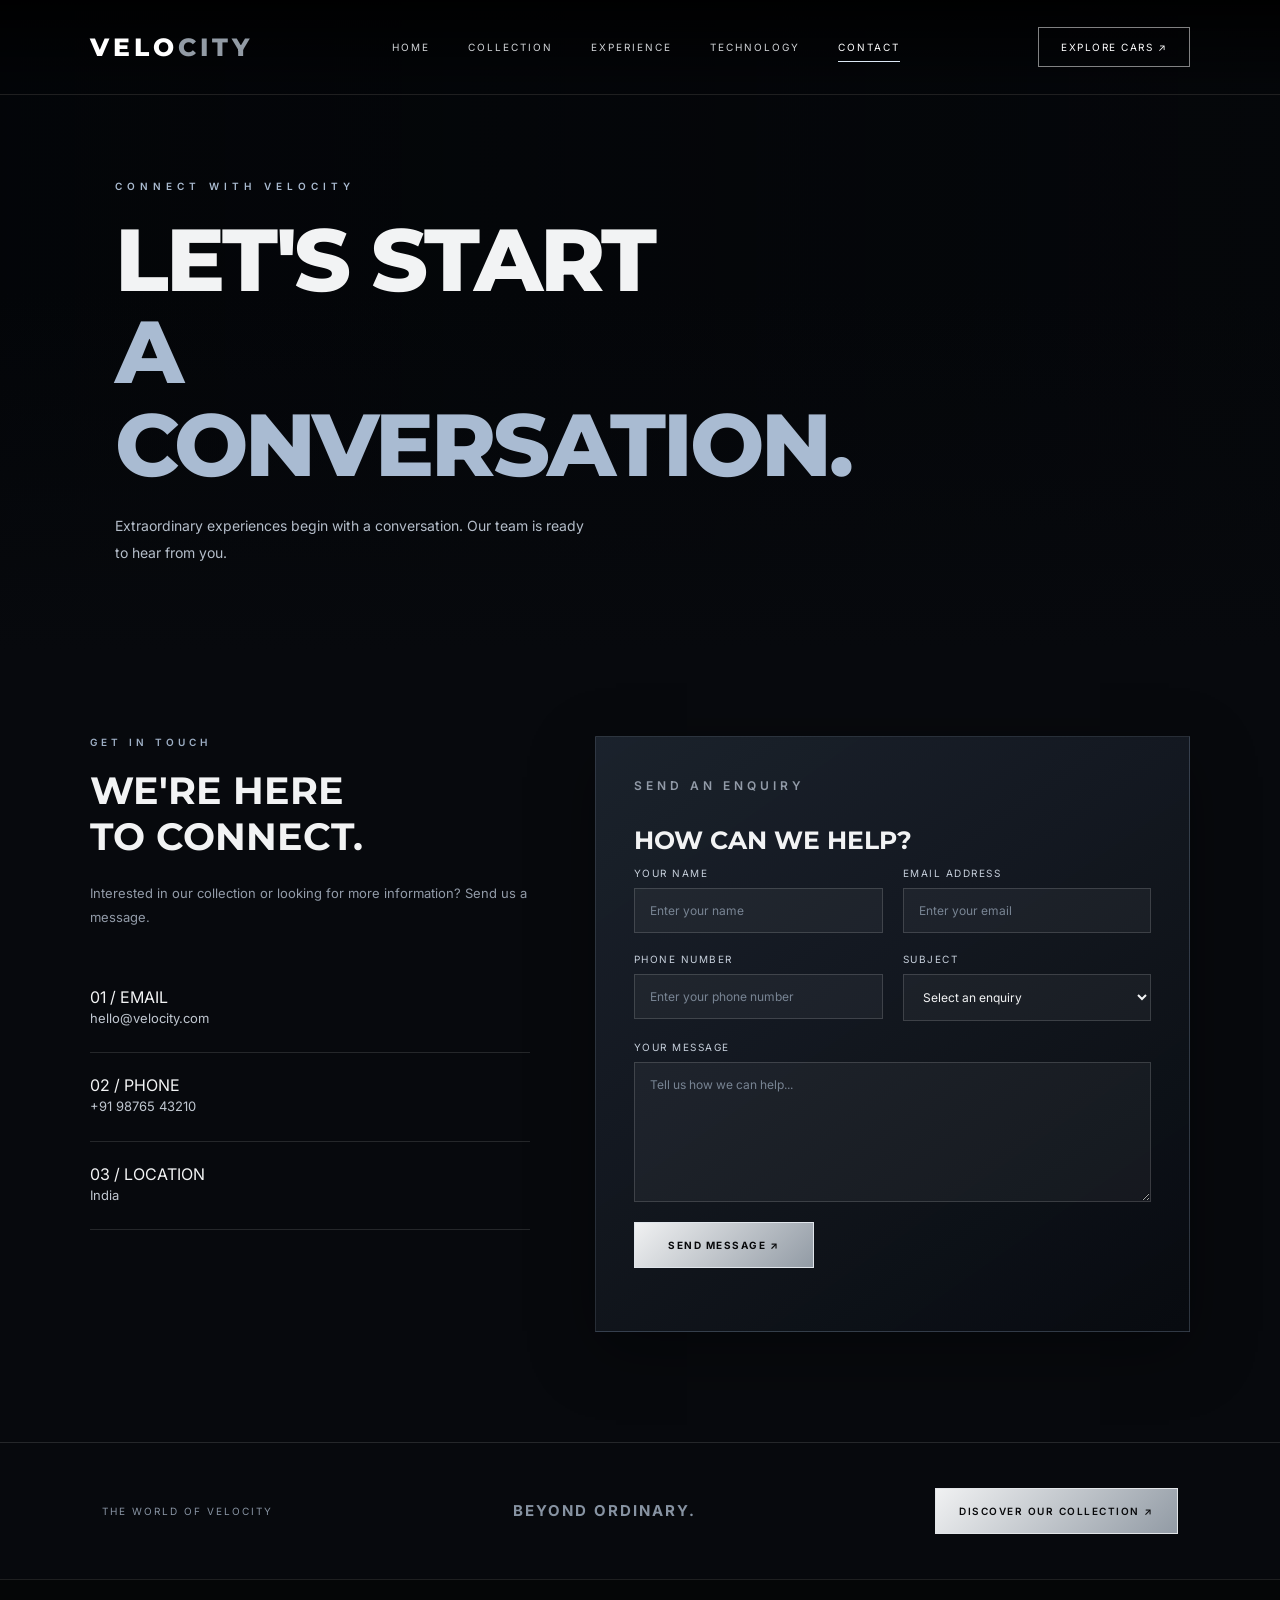
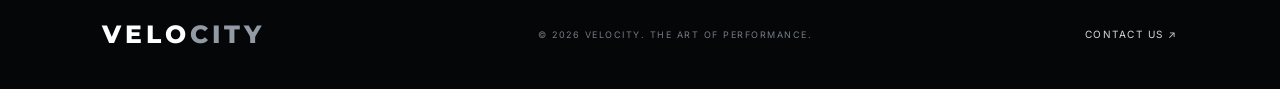
<file: contact.html>
<!DOCTYPE html>
<html lang="en">
<head>
    <meta charset="UTF-8">
    <meta name="viewport" content="width=device-width, initial-scale=1.0">
    <title>Contact | VELOCITY</title>

    <link rel="stylesheet" href="style.css">

    <link rel="preconnect" href="https://fonts.googleapis.com">
    <link rel="preconnect" href="https://fonts.gstatic.com" crossorigin>
    <link href="https://fonts.googleapis.com/css2?family=Inter:wght@400;500;600;700;800&family=Montserrat:wght@400;500;600;700;800&display=swap" rel="stylesheet">
</head>

<body class="contact-page">

<header class="navbar">
    <a href="index.html" class="logo">VELO<span>CITY</span></a>

    <nav>
        <a href="index.html">HOME</a>
        <a href="collection.html">COLLECTION</a>
        <a href="experience.html">EXPERIENCE</a>
        <a href="technology.html">TECHNOLOGY</a>
        <a href="contact.html" class="active">CONTACT</a>
    </nav>

    <a href="collection.html" class="nav-button">EXPLORE CARS ↗</a>
</header>

<main>

    <section class="contact-hero">
        <div class="contact-hero-overlay"></div>

        <div class="contact-heading">
            <p class="eyebrow">CONNECT WITH VELOCITY</p>
            <h1>LET'S START<br><span>A CONVERSATION.</span></h1>
            <p>
                Extraordinary experiences begin with a conversation.
                Our team is ready to hear from you.
            </p>
        </div>
    </section>

    <section class="contact-main">

        <div class="contact-information">

            <p class="eyebrow">GET IN TOUCH</p>
            <h2>WE'RE HERE<br>TO <span>CONNECT.</span></h2>

            <p class="contact-description">
                Interested in our collection or looking for more
                information? Send us a message.
            </p>

            <div class="contact-detail">
                <span>01 / EMAIL</span>
                <p>hello@velocity.com</p>
            </div>

            <div class="contact-detail">
                <span>02 / PHONE</span>
                <p>+91 98765 43210</p>
            </div>

            <div class="contact-detail">
                <span>03 / LOCATION</span>
                <p>India</p>
            </div>

        </div>

        <div class="contact-form-container">

            <p class="eyebrow">SEND AN ENQUIRY</p>
            <h2>HOW CAN WE HELP?</h2>

            <form id="velocityContactForm">

                <div class="form-group">
                    <label for="contactName">YOUR NAME</label>
                    <input type="text" id="contactName"
                        placeholder="Enter your name" required>
                </div>

                <div class="form-group">
                    <label for="contactEmail">EMAIL ADDRESS</label>
                    <input type="email" id="contactEmail"
                        placeholder="Enter your email" required>
                </div>

                <div class="form-group">
                    <label for="contactPhone">PHONE NUMBER</label>
                    <input type="tel" id="contactPhone"
                        placeholder="Enter your phone number">
                </div>

                <div class="form-group">
                    <label for="contactSubject">SUBJECT</label>
                    <select id="contactSubject" required>
                        <option value="">Select an enquiry</option>
                        <option>Vehicle Enquiry</option>
                        <option>Collection Information</option>
                        <option>Business Partnership</option>
                        <option>General Enquiry</option>
                    </select>
                </div>

                <div class="form-group">
                    <label for="contactMessage">YOUR MESSAGE</label>
                    <textarea id="contactMessage"
                        placeholder="Tell us how we can help..."
                        rows="5" required></textarea>
                </div>

                <button type="submit" class="primary-button">
                    SEND MESSAGE ↗
                </button>

                <p id="formStatus" aria-live="polite"></p>

            </form>

        </div>

    </section>

    <section class="contact-bottom">
        <p>THE WORLD OF VELOCITY</p>
        <h2>BEYOND <span>ORDINARY.</span></h2>
        <a href="collection.html" class="primary-button">
            DISCOVER OUR COLLECTION ↗
        </a>
    </section>

</main>

<footer>
    <a href="index.html" class="logo">VELO<span>CITY</span></a>
    <p>© 2026 VELOCITY. THE ART OF PERFORMANCE.</p>
    <a href="contact.html" class="footer-contact">CONTACT US ↗</a>
</footer>

<script src="contact.js"></script>

</body>
</html>
</file>
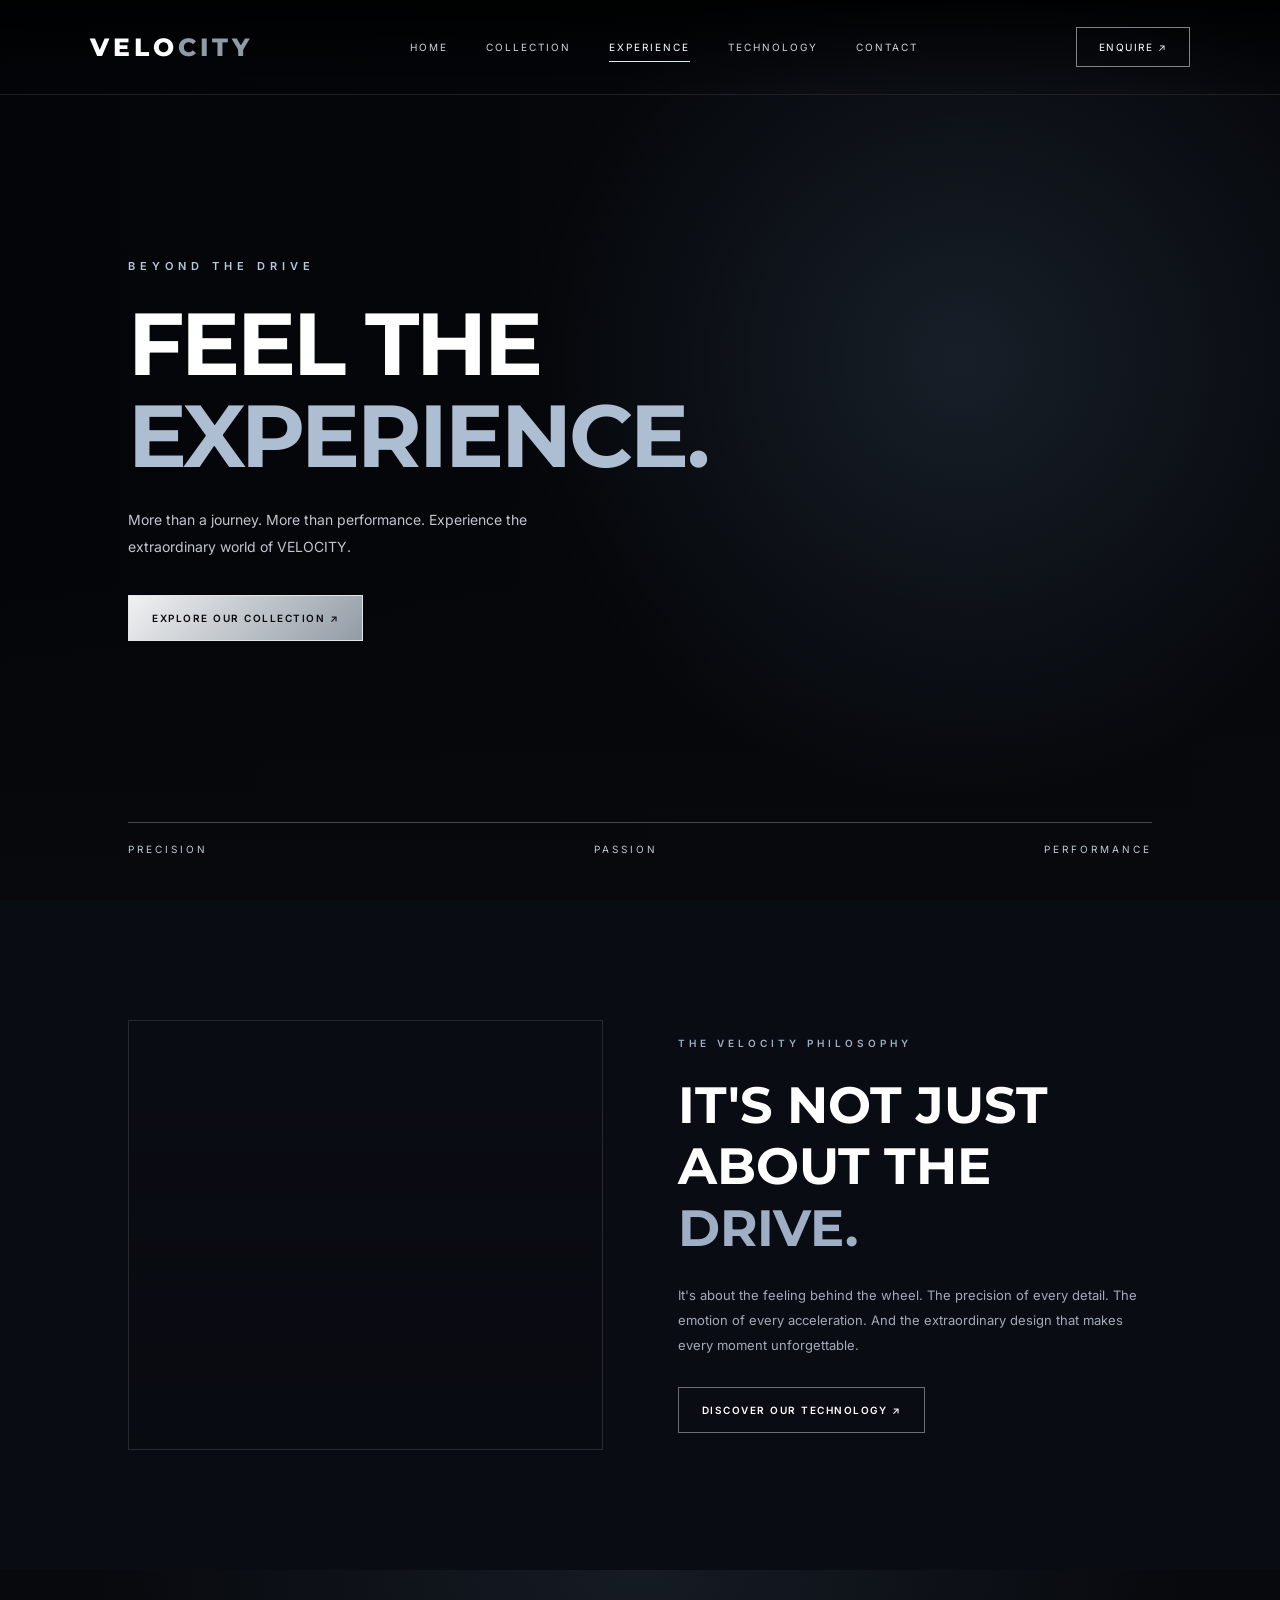
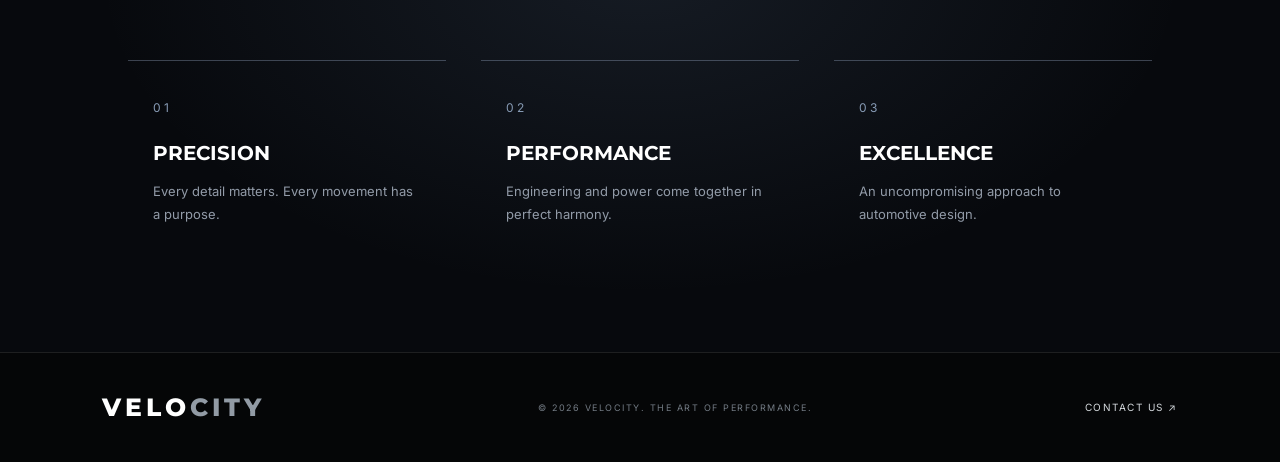
<file: experience.html>
<!DOCTYPE html>
<html lang="en">
<head>
    <meta charset="UTF-8">
    <meta name="viewport" content="width=device-width, initial-scale=1.0">
    <title>Experience | VELOCITY</title>
    <link rel="stylesheet" href="style.css">

    <link rel="preconnect" href="https://fonts.googleapis.com">
    <link rel="preconnect" href="https://fonts.gstatic.com" crossorigin>
    <link href="https://fonts.googleapis.com/css2?family=Inter:wght@400;500;600;700;800&family=Montserrat:wght@400;500;600;700;800&display=swap" rel="stylesheet">
</head>

<body class="experience-page">

<header class="navbar">
    <a href="index.html" class="logo">VELO<span>CITY</span></a>

    <nav>
        <a href="index.html">HOME</a>
        <a href="collection.html">COLLECTION</a>
        <a href="experience.html" class="active">EXPERIENCE</a>
        <a href="technology.html">TECHNOLOGY</a>
        <a href="contact.html">CONTACT</a>
    </nav>

    <a href="contact.html" class="nav-button">ENQUIRE ↗</a>
</header>

<main>

    <section class="experience-hero">
        <div class="experience-overlay"></div>

        <div class="experience-content">
            <p class="eyebrow">BEYOND THE DRIVE</p>

            <h1>
                FEEL THE<br>
                <span>EXPERIENCE.</span>
            </h1>

            <p>
                More than a journey. More than performance.
                Experience the extraordinary world of VELOCITY.
            </p>

            <a href="collection.html" class="primary-button">
                EXPLORE OUR COLLECTION ↗
            </a>
        </div>

        <div class="experience-bottom">
            <span>PRECISION</span>
            <span>PASSION</span>
            <span>PERFORMANCE</span>
        </div>
    </section>

    <section class="experience-story">

        <div class="experience-story-image"></div>

        <div class="experience-story-content">
            <p class="eyebrow">THE VELOCITY PHILOSOPHY</p>

            <h2>IT'S NOT JUST<br>ABOUT THE <span>DRIVE.</span></h2>

            <p>
                It's about the feeling behind the wheel.
                The precision of every detail.
                The emotion of every acceleration.
                And the extraordinary design that makes
                every moment unforgettable.
            </p>

            <a href="technology.html" class="secondary-button">
                DISCOVER OUR TECHNOLOGY ↗
            </a>
        </div>

    </section>

    <section class="experience-values">

        <article>
            <span>01</span>
            <h3>PRECISION</h3>
            <p>Every detail matters. Every movement has a purpose.</p>
        </article>

        <article>
            <span>02</span>
            <h3>PERFORMANCE</h3>
            <p>Engineering and power come together in perfect harmony.</p>
        </article>

        <article>
            <span>03</span>
            <h3>EXCELLENCE</h3>
            <p>An uncompromising approach to automotive design.</p>
        </article>

    </section>

</main>

<footer>
    <a href="index.html" class="logo">VELO<span>CITY</span></a>
    <p>© 2026 VELOCITY. THE ART OF PERFORMANCE.</p>
    <a href="contact.html" class="footer-contact">CONTACT US ↗</a>
</footer>

</body>
</html>
</file>
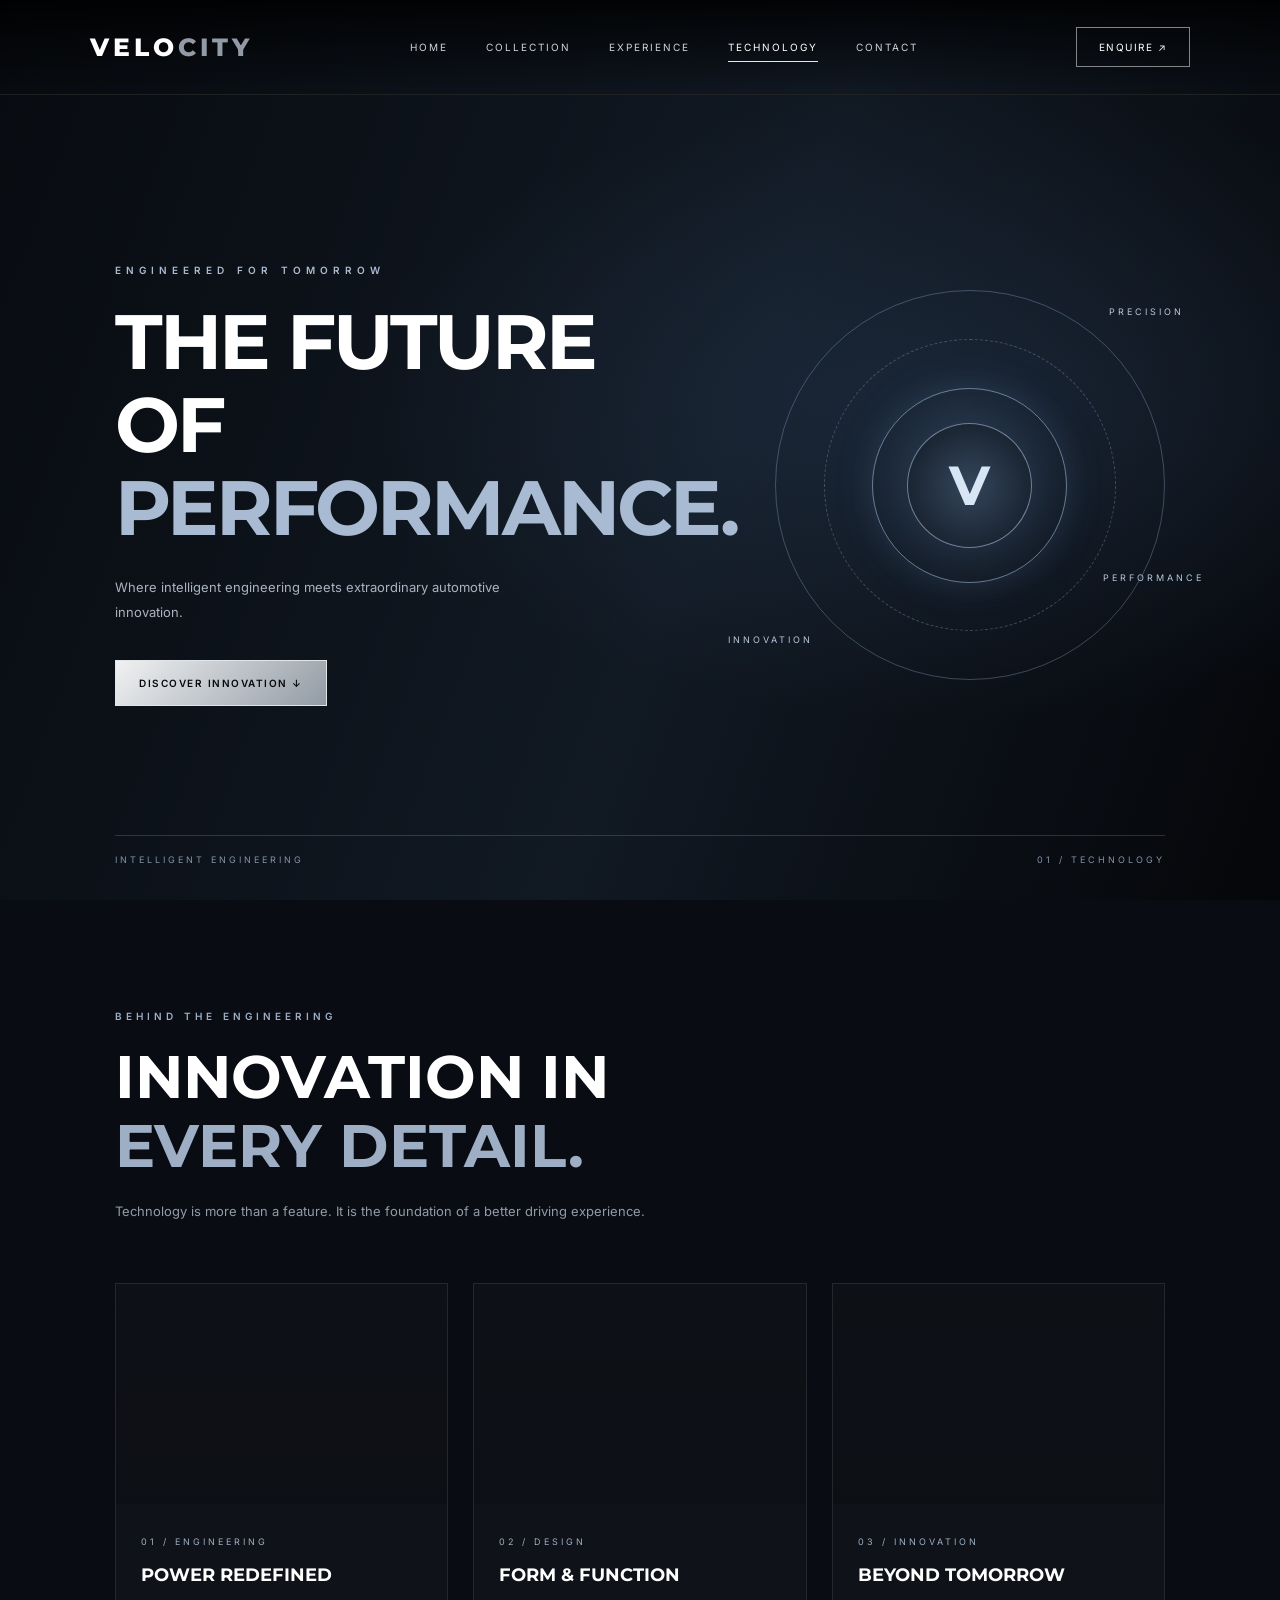
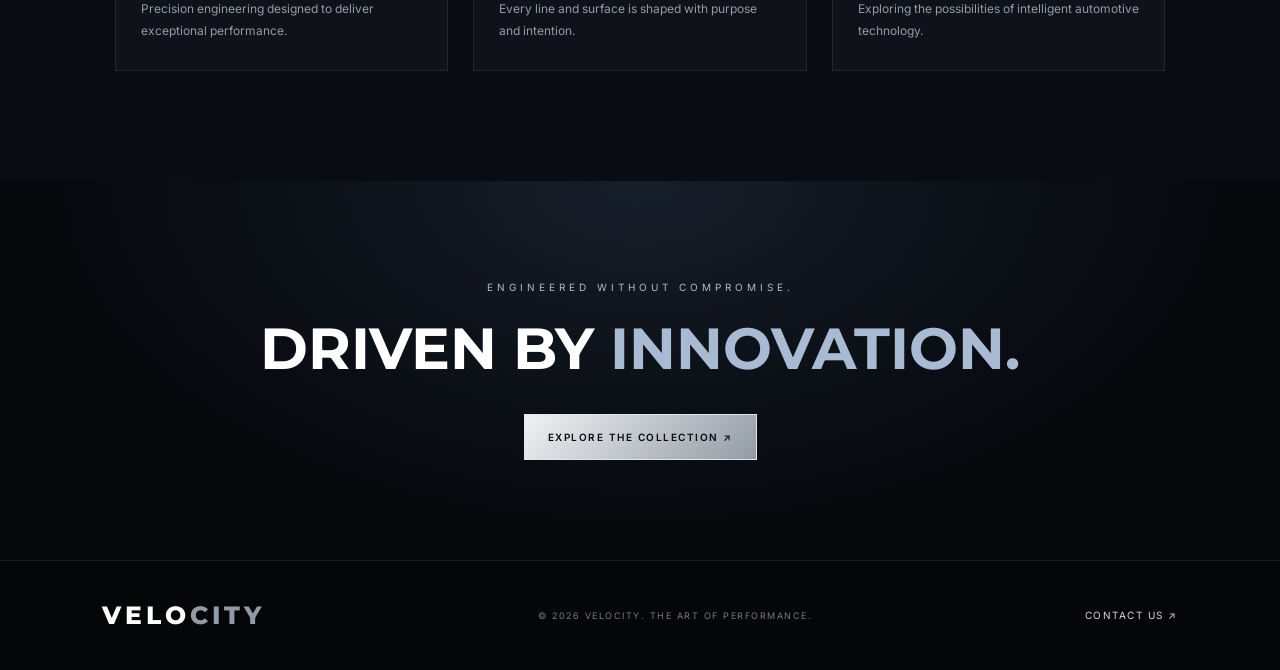
<file: technology.html>
<!DOCTYPE html>
<html lang="en">
<head>
    <meta charset="UTF-8">
    <meta name="viewport" content="width=device-width, initial-scale=1.0">
    <title>Technology | VELOCITY</title>

    <link rel="stylesheet" href="style.css">

    <link rel="preconnect" href="https://fonts.googleapis.com">
    <link rel="preconnect" href="https://fonts.gstatic.com" crossorigin>
    <link href="https://fonts.googleapis.com/css2?family=Inter:wght@400;500;600;700;800&family=Montserrat:wght@400;500;600;700;800&display=swap" rel="stylesheet">
</head>

<body class="technology-page">

<header class="navbar">
    <a href="index.html" class="logo">VELO<span>CITY</span></a>

    <nav>
        <a href="index.html">HOME</a>
        <a href="collection.html">COLLECTION</a>
        <a href="experience.html">EXPERIENCE</a>
        <a href="technology.html" class="active">TECHNOLOGY</a>
        <a href="contact.html">CONTACT</a>
    </nav>

    <a href="contact.html" class="nav-button">ENQUIRE ↗</a>
</header>

<main>

    <section class="technology-hero">

        <div class="technology-hero-content">
            <p class="eyebrow">ENGINEERED FOR TOMORROW</p>

            <h1>
                THE FUTURE<br>
                OF <span>PERFORMANCE.</span>
            </h1>

            <p>
                Where intelligent engineering meets extraordinary
                automotive innovation.
            </p>

            <a href="#innovation" class="primary-button">
                DISCOVER INNOVATION ↓
            </a>
        </div>

        <div class="technology-visual">
            <div class="tech-circle circle-one"></div>
            <div class="tech-circle circle-two"></div>
            <div class="tech-circle circle-three"></div>

            <div class="tech-core">
                <span>V</span>
            </div>

            <div class="tech-label label-one">PRECISION</div>
            <div class="tech-label label-two">INNOVATION</div>
            <div class="tech-label label-three">PERFORMANCE</div>
        </div>

        <div class="technology-bottom">
            <span>INTELLIGENT ENGINEERING</span>
            <span>01 / TECHNOLOGY</span>
        </div>

    </section>

    <section class="innovation-section" id="innovation">

        <div class="innovation-heading">
            <p class="eyebrow">BEHIND THE ENGINEERING</p>
            <h2>INNOVATION IN<br><span>EVERY DETAIL.</span></h2>
            <p>
                Technology is more than a feature.
                It is the foundation of a better driving experience.
            </p>
        </div>

        <div class="innovation-grid">

            <article class="innovation-card">
                <div class="innovation-image image-engine"></div>
                <span>01 / ENGINEERING</span>
                <h3>POWER REDEFINED</h3>
                <p>Precision engineering designed to deliver exceptional performance.</p>
            </article>

            <article class="innovation-card">
                <div class="innovation-image image-design"></div>
                <span>02 / DESIGN</span>
                <h3>FORM & FUNCTION</h3>
                <p>Every line and surface is shaped with purpose and intention.</p>
            </article>

            <article class="innovation-card">
                <div class="innovation-image image-future"></div>
                <span>03 / INNOVATION</span>
                <h3>BEYOND TOMORROW</h3>
                <p>Exploring the possibilities of intelligent automotive technology.</p>
            </article>

        </div>

    </section>

    <section class="technology-statement">
        <p>ENGINEERED WITHOUT COMPROMISE.</p>
        <h2>DRIVEN BY <span>INNOVATION.</span></h2>
        <a href="collection.html" class="primary-button">
            EXPLORE THE COLLECTION ↗
        </a>
    </section>

</main>

<footer>
    <a href="index.html" class="logo">VELO<span>CITY</span></a>
    <p>© 2026 VELOCITY. THE ART OF PERFORMANCE.</p>
    <a href="contact.html" class="footer-contact">CONTACT US ↗</a>
</footer>

</body>
</html>
</file>
<file: style.css>
/* =========================================
   VELOCITY — COMPLETE WEBSITE STYLESHEET
   Luxury | Silver | Black | Futuristic
========================================= */

/* GLOBAL */

* {
    margin: 0;
    padding: 0;
    box-sizing: border-box;
}

:root {
    --silver: #c8cdd2;
    --muted: #929ba5;
    --black: #08090b;
    --white: #f2f3f4;
}

html {
    scroll-behavior: smooth;
}

body {
    background: var(--black);
    color: var(--white);
    font-family: 'Inter', sans-serif;
    overflow-x: hidden;
}


/* =========================================
   NAVIGATION
========================================= */

.navbar {
    position: absolute;
    top: 0;
    left: 0;
    width: 100%;
    height: 95px;
    padding: 0 7%;
    display: flex;
    align-items: center;
    justify-content: space-between;
    z-index: 10;

    border-bottom: 1px solid rgba(255,255,255,0.12);

    background: linear-gradient(
        to bottom,
        rgba(0,0,0,0.85),
        transparent
    );
}

.logo {
    color: white;
    font-family: 'Montserrat', sans-serif;
    font-size: 25px;
    font-weight: 800;
    letter-spacing: 4px;
    text-decoration: none;
}

.logo span {
    color: #929ba5;
}

.navbar nav {
    display: flex;
    gap: 38px;
}

.navbar nav a {
    color: #d0d3d6;
    text-decoration: none;
    font-size: 10px;
    letter-spacing: 2px;
    transition: 0.3s;
}

.navbar nav a:hover,
.navbar nav a.active {
    color: white;
}

.nav-button {
    color: white;
    border: 1px solid rgba(255,255,255,0.5);
    padding: 13px 22px;
    font-size: 10px;
    letter-spacing: 1.5px;
    text-decoration: none;
    transition: 0.3s;
}

.nav-button:hover {
    background: #d8dce0;
    color: #08090b;
}


/* =========================================
   HOME PAGE
========================================= */

.hero {
    min-height: 760px;
    height: 100vh;
    position: relative;
    display: flex;
    align-items: center;
    overflow: hidden;
    background: #08090b;
}

.hero-image {
    position: absolute;
    inset: 0;

    background-image: url(
        'https://images.unsplash.com/photo-1614200187524-dc4b892acf16?auto=format&fit=crop&w=2200&q=90'
    );

    background-position: center 55%;
    background-size: cover;

    transform: scale(1.02);
    animation: heroReveal 1.8s ease both;
}

.hero-shade {
    position: absolute;
    inset: 0;

    background:
        linear-gradient(
            90deg,
            rgba(3,4,6,0.94),
            rgba(3,4,6,0.65) 42%,
            rgba(3,4,6,0.08)
        ),
        linear-gradient(
            0deg,
            #08090b,
            transparent 30%,
            rgba(0,0,0,0.2)
        );
}

.hero-content {
    position: relative;
    z-index: 2;
    margin-left: 10%;
    margin-top: 55px;
    max-width: 650px;
    animation: contentReveal 1.3s ease both;
}

.eyebrow {
    color: #aeb5bd;
    font-size: 10px;
    letter-spacing: 4px;
    font-weight: 600;
    margin-bottom: 25px;
}

.hero h1 {
    font-family: 'Montserrat', sans-serif;
    font-size: clamp(65px, 8.5vw, 118px);
    line-height: 0.98;
    letter-spacing: -5px;
    font-weight: 800;
}

.hero h1 span {
    color: #aeb5bd;
    text-shadow: 0 0 35px rgba(255,255,255,0.12);
}

.hero-description {
    color: #b8bdc3;
    font-size: 14px;
    line-height: 1.9;
    max-width: 400px;
    margin-top: 27px;
}

.hero-actions {
    display: flex;
    gap: 15px;
    margin-top: 38px;
}

.primary-button,
.secondary-button {
    display: inline-block;
    text-decoration: none;
    padding: 16px 23px;
    font-size: 10px;
    letter-spacing: 1.5px;
    font-weight: 600;
    transition: 0.35s;
}

.primary-button {
    background: linear-gradient(135deg, #f0f1f2, #929ba5);
    color: #08090b;
    border: 1px solid #e2e5e8;
}

.primary-button:hover {
    background: white;
    box-shadow: 0 0 30px rgba(220,225,230,0.25);
    transform: translateY(-3px);
}

.secondary-button {
    color: white;
    border: 1px solid rgba(255,255,255,0.4);
}

.secondary-button:hover {
    background: rgba(255,255,255,0.12);
}

.hero-bottom {
    position: absolute;
    bottom: 35px;
    left: 7%;
    right: 7%;
    display: flex;
    justify-content: space-between;
    color: #a1a7ae;
    font-size: 9px;
    letter-spacing: 2px;
    border-top: 1px solid rgba(255,255,255,0.2);
    padding-top: 18px;
}


/* =========================================
   SHARED BUTTONS AND FOOTER
========================================= */

footer {
    min-height: 110px;
    padding: 30px 8%;
    display: flex;
    align-items: center;
    justify-content: space-between;
    gap: 20px;
    background: #050607;
    border-top: 1px solid rgba(255,255,255,0.1);
}

footer p {
    color: #747c85;
    font-size: 9px;
    letter-spacing: 1.5px;
    text-align: center;
}

.footer-contact {
    color: #d5d9dd;
    font-size: 10px;
    letter-spacing: 1.5px;
    text-decoration: none;
}


/* =========================================
   COLLECTION PAGE
   FUTURISTIC SHOWROOM ATMOSPHERE
========================================= */

body.collection-page {
    min-height: 100vh;

    background-color: #07090c;

    background-image:

        /* Ceiling LED light reflections */
        linear-gradient(
            180deg,
            rgba(220,235,255,0.12) 0%,
            transparent 20%
        ),

        /* Cool silver showroom lighting */
        radial-gradient(
            ellipse at 50% 5%,
            rgba(165,190,220,0.20),
            transparent 45%
        ),

        /* Left architectural light */
        radial-gradient(
            ellipse at 5% 35%,
            rgba(115,145,180,0.13),
            transparent 35%
        ),

        /* Right architectural light */
        radial-gradient(
            ellipse at 95% 45%,
            rgba(115,145,180,0.12),
            transparent 35%
        ),

        /* Showroom photograph */
        linear-gradient(
            rgba(3,5,8,0.58),
            rgba(3,5,8,0.82)
        ),
        url(
            "https://images.unsplash.com/photo-1614200187524-dc4b892acf16?auto=format&fit=crop&w=2200&q=90"
        );

    background-size:
        cover,
        cover,
        cover,
        cover,
        cover,
        cover;

    background-position:
        center,
        center top,
        left center,
        right center,
        center,
        center;

    background-attachment: fixed;
    background-repeat: no-repeat;
}


/* SHOWROOM LIGHT STRIPS */

.collection-page .gallery-intro {
    position: relative;
    min-height: 430px;

    padding: 165px 9% 65px;

    display: flex;
    justify-content: space-between;
    align-items: end;
    gap: 40px;

    overflow: hidden;

    background:
        linear-gradient(
            180deg,
            rgba(3,5,8,0.55),
            rgba(5,7,10,0.72)
        );

    border-bottom: 1px solid rgba(255,255,255,0.15);
}

/* Decorative LED ceiling strips */

.gallery-intro::before {
    content: "";
    position: absolute;
    top: 105px;
    left: 8%;
    right: 8%;
    height: 2px;

    background: linear-gradient(
        90deg,
        transparent,
        rgba(225,240,255,0.9),
        transparent
    );

    box-shadow:
        0 0 12px rgba(190,220,255,0.9),
        0 0 35px rgba(150,190,255,0.45);

    opacity: 0.8;
}

/* Showroom floor reflection */

.gallery-intro::after {
    content: "";
    position: absolute;
    bottom: 0;
    left: 10%;
    right: 10%;
    height: 65px;

    background: linear-gradient(
        0deg,
        rgba(190,210,235,0.13),
        transparent
    );

    filter: blur(12px);
    pointer-events: none;
}

.gallery-intro > div,
.gallery-intro-description {
    position: relative;
    z-index: 2;
}

.gallery-intro h1 {
    font-family: 'Montserrat', sans-serif;
    font-size: clamp(55px, 8vw, 100px);
    line-height: 0.95;
    letter-spacing: -5px;
    font-weight: 800;
    text-shadow: 0 5px 25px rgba(0,0,0,0.6);
}

.gallery-intro h1 span {
    color: #aeb9c5;
}

.gallery-intro-description {
    max-width: 300px;
    color: #d0d5dc;
    font-size: 13px;
    line-height: 2;
    padding-bottom: 8px;
}


/* =========================================
   PREMIUM VEHICLE GALLERY
========================================= */

.premium-gallery {
    position: relative;

    padding: 85px 9% 110px;

    display: grid;
    grid-template-columns: repeat(2, minmax(0, 1fr));
    gap: 55px 30px;

    background:
        linear-gradient(
            180deg,
            rgba(5,7,10,0.65),
            rgba(5,7,10,0.83)
        );
}

.premium-car {
    min-width: 0;

    background: linear-gradient(
        145deg,
        rgba(38,45,54,0.85),
        rgba(7,9,12,0.96)
    );

    border: 1px solid rgba(220,230,245,0.16);

    box-shadow:
        0 15px 45px rgba(0,0,0,0.45),
        inset 0 1px 0 rgba(255,255,255,0.08);

    overflow: hidden;

    transition:
        transform 0.45s ease,
        border-color 0.45s ease,
        box-shadow 0.45s ease;
}

.premium-car:hover {
    transform: translateY(-8px);

    border-color: rgba(220,235,255,0.5);

    box-shadow:
        0 20px 55px rgba(0,0,0,0.6),
        0 0 25px rgba(170,200,235,0.10);
}


/* CAR PHOTOGRAPHY */

.premium-car-image {
    height: 320px;
    position: relative;
    overflow: hidden;
    background: #171a1f;
}

.premium-car-image img {
    width: 100%;
    height: 100%;
    object-fit: cover;
    display: block;

    filter: brightness(0.82) contrast(1.08);

    transition:
        transform 0.8s ease,
        filter 0.8s ease;
}

.premium-car:hover .premium-car-image img {
    transform: scale(1.055);
    filter: brightness(1) contrast(1.05);
}

/* Light over car photography */

.premium-car-image::after {
    content: "";
    position: absolute;
    inset: 0;

    background: linear-gradient(
        180deg,
        rgba(0,0,0,0.12),
        transparent 35%,
        rgba(0,0,0,0.4)
    );

    pointer-events: none;
}


/* VEHICLE LABEL */

.car-index {
    position: absolute;
    left: 18px;
    bottom: 18px;
    z-index: 2;

    padding: 10px 14px;

    background: rgba(0,0,0,0.65);
    border: 1px solid rgba(255,255,255,0.3);

    color: #e5e8eb;
    font-size: 9px;
    letter-spacing: 2px;

    backdrop-filter: blur(8px);
}


/* VEHICLE INFORMATION */

.premium-car-info {
    display: flex;
    justify-content: space-between;
    align-items: center;

    padding: 25px 23px;

    border-top: 1px solid rgba(255,255,255,0.08);

    gap: 15px;
}

.premium-car-info p {
    color: #aab5c1;
    font-size: 9px;
    letter-spacing: 2px;
    margin-bottom: 10px;
}

.premium-car-info h2 {
    color: #f1f2f3;

    font-family: 'Montserrat', sans-serif;
    font-size: 20px;
    letter-spacing: 1px;
}

.premium-car-info a {
    color: #d5d9dd;
    text-decoration: none;

    font-size: 9px;
    letter-spacing: 1.5px;
    white-space: nowrap;

    border-bottom: 1px solid rgba(255,255,255,0.4);
    padding-bottom: 7px;

    transition: 0.3s;
}

.premium-car-info a:hover {
    color: white;
    border-color: white;
    letter-spacing: 2px;
}


/* =========================================
   COLLECTION BOTTOM BANNER
========================================= */

.gallery-bottom {
    position: relative;
    padding: 100px 20px;
    text-align: center;

    background:
        radial-gradient(
            ellipse at center,
            rgba(105,125,150,0.25),
            rgba(7,9,12,0.96) 70%
        );

    border-top: 1px solid rgba(255,255,255,0.12);
}

.gallery-bottom > p {
    color: #aeb9c5;
    font-size: 10px;
    letter-spacing: 4px;
    margin-bottom: 20px;
}

.gallery-bottom h2 {
    font-family: 'Montserrat', sans-serif;
    font-size: clamp(30px, 5vw, 55px);
    letter-spacing: -2px;
    margin-bottom: 30px;
}

.gallery-bottom h2 span {
    color: #929ba5;
}


/* =========================================
   ANIMATIONS
========================================= */

@keyframes heroReveal {
    from {
        opacity: 0;
        transform: scale(1.08);
    }

    to {
        opacity: 1;
        transform: scale(1.02);
    }
}

@keyframes contentReveal {
    from {
        opacity: 0;
        transform: translateY(30px);
    }

    to {
        opacity: 1;
        transform: translateY(0);
    }
}


/* =========================================
   TABLET RESPONSIVE
========================================= */

@media (max-width: 850px) {

    .navbar {
        padding: 0 5%;
    }

    .navbar nav {
        gap: 15px;
    }

    .nav-button {
        display: none;
    }

    .premium-gallery {
        padding-left: 6%;
        padding-right: 6%;
    }

    .premium-car-image {
        height: 260px;
    }
}


/* =========================================
   MOBILE RESPONSIVE
========================================= */

@media (max-width: 600px) {

    .navbar {
        height: 75px;
    }

    .navbar nav {
        display: none;
    }

    .hero {
        min-height: 700px;
    }

    .hero-content {
        margin-left: 7%;
        margin-right: 7%;
    }

    .hero h1 {
        letter-spacing: -3px;
    }

    .hero-actions {
        flex-direction: column;
        align-items: flex-start;
    }

    .hero-bottom span:nth-child(2) {
        display: none;
    }

    .gallery-intro {
        min-height: 430px;
        display: block;
        padding: 140px 7% 55px;
    }

    .gallery-intro h1 {
        letter-spacing: -3px;
    }

    .gallery-intro-description {
        margin-top: 30px;
    }

    .premium-gallery {
        grid-template-columns: 1fr;
        padding: 55px 7% 75px;
        gap: 40px;
    }

    .premium-car-image {
        height: 250px;
    }

    .premium-car-info h2 {
        font-size: 17px;
    }

    .gallery-bottom {
        padding: 75px 15px;
    }

    footer {
        flex-direction: column;
        gap: 20px;
        text-align: center;
    }
}

/* =================================
   VELOCITY 3D ROTATING SHOWROOM
================================= */

.rotation-showroom {
    min-height: 850px;
    padding: 155px 8% 70px;
    text-align: center;
    position: relative;
    overflow: hidden;
    background:
        radial-gradient(ellipse at 50% 42%, rgba(120,150,190,0.22), transparent 48%),
        linear-gradient(180deg, #10151d, #050609 75%);
}

.rotation-heading .eyebrow {
    color: #b7c5d8;
    letter-spacing: 4px;
    font-size: 11px;
    margin-bottom: 18px;
}

.rotation-heading h1 {
    color: #fff;
    font-family: 'Montserrat', sans-serif;
    font-size: clamp(35px, 5vw, 65px);
    font-weight: 700;
    letter-spacing: -2px;
}

.rotation-heading h1 span {
    color: #aabbd0;
}

.rotation-heading > p:last-child {
    color: #929ba8;
    font-size: 13px;
    margin-top: 15px;
}

.car-rotation {
    height: 390px;
    max-width: 1100px;
    margin: 20px auto 0;
    display: flex;
    align-items: center;
    justify-content: space-between;
    position: relative;
}

.rotation-stage {
    position: relative;
    width: min(780px, 75%);
    height: 350px;
    display: flex;
    align-items: center;
    justify-content: center;
    perspective: 1000px;
}

.rotation-glow {
    position: absolute;
    width: 75%;
    height: 65%;
    top: 8%;
    background: radial-gradient(ellipse, rgba(175,200,235,0.23), transparent 70%);
    filter: blur(25px);
}

.rotation-car {
    width: 100%;
    position: relative;
    z-index: 2;
    transition: opacity 0.3s ease, transform 0.5s ease;
}

.rotation-car img {
    width: 100%;
    height: 340px;
    object-fit: contain;
    filter: drop-shadow(0 25px 25px rgba(0,0,0,0.8));
    transition: transform 0.5s ease;
}

.rotation-car.changing {
    opacity: 0;
    transform: scale(0.88) rotateY(15deg);
}

.rotation-floor {
    position: absolute;
    bottom: 13px;
    width: 85%;
    height: 35px;
    border-radius: 50%;
    background: rgba(170,195,225,0.25);
    filter: blur(25px);
}

.rotate-btn {
    width: 54px;
    height: 54px;
    border: 1px solid rgba(210,225,245,0.35);
    border-radius: 50%;
    background: rgba(255,255,255,0.06);
    color: white;
    font-size: 22px;
    cursor: pointer;
    z-index: 5;
    transition: 0.3s;
}

.rotate-btn:hover {
    background: white;
    color: #080b10;
    transform: scale(1.1);
}

.rotation-details {
    margin-top: -5px;
    position: relative;
    z-index: 3;
}

.car-counter {
    color: #8393a9;
    font-size: 11px;
    letter-spacing: 3px;
    margin-bottom: 18px;
}

.car-category {
    color: #aabbd0;
    font-size: 10px;
    letter-spacing: 4px;
    margin-bottom: 10px;
}

.rotation-details h2 {
    color: white;
    font-family: 'Montserrat', sans-serif;
    font-size: clamp(30px, 4vw, 48px);
    letter-spacing: 2px;
}

.car-description {
    color: #9ba4b1;
    font-size: 13px;
    margin: 14px auto 25px;
}

.rotation-controls {
    display: flex;
    justify-content: space-between;
    max-width: 900px;
    margin: 55px auto 0;
    padding-top: 20px;
    border-top: 1px solid rgba(255,255,255,0.12);
    color: #778493;
    font-size: 9px;
    letter-spacing: 2px;
}

@media (max-width: 700px) {
    .rotation-showroom {
        padding: 130px 5% 55px;
        min-height: 750px;
    }

    .car-rotation {
        height: 300px;
    }

    .rotation-stage {
        width: 78%;
        height: 280px;
    }

    .rotation-car img {
        height: 250px;
    }

    .rotate-btn {
        width: 40px;
        height: 40px;
        font-size: 16px;
    }

    .rotation-controls {
        font-size: 7px;
        gap: 10px;
    }
}

/* PREMIUM 3D SHOWROOM EFFECT */

.rotation-stage {
    perspective: 1200px;
    transform-style: preserve-3d;
}

.rotation-car {
    transform-style: preserve-3d;
    animation: carShowcase 5s ease-in-out infinite;
}

.rotation-car img {
    transform: rotateY(-8deg) translateZ(35px);
    filter:
        drop-shadow(0 20px 25px rgba(0,0,0,0.8))
        drop-shadow(0 0 18px rgba(160,190,230,0.18));
}

@keyframes carShowcase {
    0%, 100% {
        transform: rotateY(-3deg) translateY(0);
    }
    50% {
        transform: rotateY(3deg) translateY(-8px);
    }
}

.rotation-glow {
    animation: showroomGlow 4s ease-in-out infinite alternate;
}

@keyframes showroomGlow {
    from {
        opacity: 0.55;
        transform: scale(0.9);
    }
    to {
        opacity: 1;
        transform: scale(1.15);
    }
}

.rotation-floor {
    box-shadow: 0 0 45px rgba(150,185,225,0.2);
}

/* =================================
   VELOCITY EXPERIENCE PAGE
================================= */

.experience-page {
    background: #07090d;
    color: white;
}

/* HERO */

.experience-hero {
    min-height: 720px;
    height: 100vh;
    position: relative;
    display: flex;
    align-items: center;
    padding: 0 10%;
    background:
        linear-gradient(90deg, rgba(3,5,8,0.95), rgba(3,5,8,0.35)),
        url("https://images.unsplash.com/photo-1503376780353-7e6692767b70?auto=format&fit=crop&w=2200&q=90");
    background-size: cover;
    background-position: center;
}

.experience-overlay {
    position: absolute;
    inset: 0;
    background: linear-gradient(0deg, #07090d 0%, transparent 35%);
}

.experience-content {
    position: relative;
    z-index: 2;
    max-width: 650px;
    animation: experienceReveal 1s ease;
}

.experience-content .eyebrow {
    color: #b9c8db;
    font-size: 11px;
    letter-spacing: 5px;
    margin-bottom: 25px;
}

.experience-content h1 {
    font-family: 'Montserrat', sans-serif;
    font-size: clamp(48px, 7vw, 88px);
    line-height: 1.05;
    letter-spacing: -3px;
}

.experience-content h1 span {
    color: #aebed2;
}

.experience-content > p:not(.eyebrow) {
    color: #c1c6cf;
    font-size: 14px;
    line-height: 1.9;
    max-width: 440px;
    margin: 25px 0 35px;
}

.experience-bottom {
    position: absolute;
    bottom: 45px;
    left: 10%;
    right: 10%;
    display: flex;
    justify-content: space-between;
    color: #c2cbd7;
    font-size: 10px;
    letter-spacing: 3px;
    border-top: 1px solid rgba(255,255,255,0.25);
    padding-top: 20px;
}

/* STORY SECTION */

.experience-story {
    display: grid;
    grid-template-columns: 1fr 1fr;
    align-items: center;
    gap: 75px;
    padding: 120px 10%;
    background: #090c12;
}

.experience-story-image {
    min-height: 430px;
    background:
        linear-gradient(0deg, rgba(5,7,10,0.2), transparent),
        url("https://images.unsplash.com/photo-1492144534655-ae79c964c9d7?auto=format&fit=crop&w=1300&q=85");
    background-size: cover;
    background-position: center;
    border: 1px solid rgba(255,255,255,0.12);
}

.experience-story-content .eyebrow {
    color: #9eafc5;
    letter-spacing: 4px;
    font-size: 10px;
    margin-bottom: 25px;
}

.experience-story-content h2 {
    font-family: 'Montserrat', sans-serif;
    font-size: clamp(32px, 4vw, 52px);
    line-height: 1.2;
}

.experience-story-content h2 span {
    color: #9eafc5;
}

.experience-story-content > p:not(.eyebrow) {
    color: #a3abb7;
    line-height: 1.9;
    font-size: 13px;
    margin: 25px 0 30px;
}

.experience-story-content .secondary-button {
    display: inline-block;
}

/* VALUES */

.experience-values {
    display: grid;
    grid-template-columns: repeat(3, 1fr);
    gap: 35px;
    padding: 90px 10%;
    background:
        radial-gradient(ellipse at 50% 0%, rgba(120,150,190,0.13), transparent 60%),
        #07090d;
}

.experience-values article {
    padding: 35px 25px;
    border-top: 1px solid rgba(180,200,230,0.3);
    transition: 0.3s ease;
}

.experience-values article:hover {
    background: rgba(255,255,255,0.035);
    transform: translateY(-6px);
}

.experience-values article span {
    color: #879bb5;
    font-size: 12px;
    letter-spacing: 3px;
}

.experience-values h3 {
    font-family: 'Montserrat', sans-serif;
    font-size: 20px;
    margin: 25px 0 15px;
}

.experience-values p {
    color: #929ba8;
    font-size: 13px;
    line-height: 1.8;
}

@keyframes experienceReveal {
    from {
        opacity: 0;
        transform: translateY(25px);
    }
    to {
        opacity: 1;
        transform: translateY(0);
    }
}

/* RESPONSIVE */

@media (max-width: 750px) {
    .experience-hero {
        min-height: 680px;
        height: auto;
        padding: 160px 7% 120px;
    }

    .experience-bottom {
        left: 7%;
        right: 7%;
        font-size: 8px;
        letter-spacing: 1px;
    }

    .experience-story {
        grid-template-columns: 1fr;
        gap: 35px;
        padding: 75px 7%;
    }

    .experience-story-image {
        min-height: 280px;
    }

    .experience-values {
        grid-template-columns: 1fr;
        padding: 60px 7%;
        gap: 10px;
    }
}

/* =================================
   VELOCITY TECHNOLOGY PAGE
================================= */

.technology-page {
    background: #07090d;
    color: #fff;
}

/* HERO */

.technology-hero {
    min-height: 750px;
    height: 100vh;
    padding: 140px 9% 70px;
    display: flex;
    align-items: center;
    justify-content: space-between;
    position: relative;
    overflow: hidden;

    background:
        radial-gradient(ellipse at 75% 45%, rgba(70,105,150,0.22), transparent 45%),
        linear-gradient(110deg, #080b10, #111923 55%, #050609);
}

.technology-hero-content {
    max-width: 570px;
    position: relative;
    z-index: 2;
    animation: technologyReveal 1s ease;
}

.technology-hero-content .eyebrow {
    color: #aabbd0;
    letter-spacing: 5px;
    font-size: 10px;
    margin-bottom: 25px;
}

.technology-hero-content h1 {
    font-family: 'Montserrat', sans-serif;
    font-size: clamp(42px, 6vw, 78px);
    line-height: 1.08;
    letter-spacing: -3px;
}

.technology-hero-content h1 span {
    color: #a9bbd2;
}

.technology-hero-content > p:not(.eyebrow) {
    color: #aab3c0;
    font-size: 13px;
    line-height: 1.9;
    max-width: 420px;
    margin: 25px 0 35px;
}

/* FUTURISTIC VISUAL */

.technology-visual {
    width: 390px;
    height: 390px;
    position: relative;
    display: flex;
    align-items: center;
    justify-content: center;
}

.tech-circle {
    position: absolute;
    border: 1px solid rgba(165,195,235,0.3);
    border-radius: 50%;
}

.circle-one {
    width: 100%;
    height: 100%;
    animation: techRotate 18s linear infinite;
}

.circle-two {
    width: 75%;
    height: 75%;
    border-style: dashed;
    animation: techRotateReverse 14s linear infinite;
}

.circle-three {
    width: 50%;
    height: 50%;
    border-color: rgba(190,215,250,0.5);
    box-shadow: 0 0 40px rgba(130,170,220,0.15);
}

.tech-core {
    width: 125px;
    height: 125px;
    border-radius: 50%;
    display: flex;
    align-items: center;
    justify-content: center;
    background: radial-gradient(circle, #34465c, #101721);
    border: 1px solid rgba(200,220,255,0.5);
    box-shadow: 0 0 60px rgba(130,175,230,0.25);
}

.tech-core span {
    font-family: 'Montserrat', sans-serif;
    font-size: 55px;
    font-weight: 700;
    color: #d7e5f5;
}

.tech-label {
    position: absolute;
    font-size: 9px;
    letter-spacing: 3px;
    color: #b8c8dc;
}

.label-one {
    top: 4%;
    right: -5%;
}

.label-two {
    bottom: 9%;
    left: -12%;
}

.label-three {
    right: -10%;
    bottom: 25%;
}

.technology-bottom {
    position: absolute;
    bottom: 35px;
    left: 9%;
    right: 9%;
    display: flex;
    justify-content: space-between;
    border-top: 1px solid rgba(255,255,255,0.15);
    padding-top: 18px;
    color: #8493a7;
    font-size: 9px;
    letter-spacing: 3px;
}

/* INNOVATION */

.innovation-section {
    padding: 110px 9%;
    background: #090c12;
}

.innovation-heading {
    max-width: 650px;
    margin-bottom: 60px;
}

.innovation-heading .eyebrow {
    color: #9eafc5;
    letter-spacing: 4px;
    font-size: 10px;
    margin-bottom: 20px;
}

.innovation-heading h2 {
    font-family: 'Montserrat', sans-serif;
    font-size: clamp(35px, 5vw, 60px);
    line-height: 1.15;
}

.innovation-heading h2 span {
    color: #9eafc5;
}

.innovation-heading > p:last-child {
    color: #929ba8;
    font-size: 13px;
    line-height: 1.8;
    margin-top: 20px;
}

.innovation-grid {
    display: grid;
    grid-template-columns: repeat(3, 1fr);
    gap: 25px;
}

.innovation-card {
    background: rgba(255,255,255,0.025);
    border: 1px solid rgba(255,255,255,0.09);
    padding-bottom: 28px;
    transition: 0.35s ease;
}

.innovation-card:hover {
    transform: translateY(-8px);
    border-color: rgba(170,195,230,0.45);
}

.innovation-image {
    height: 220px;
    background-size: cover;
    background-position: center;
    margin-bottom: 25px;
}

.image-engine {
    background-image:
        linear-gradient(rgba(5,8,12,0.15), rgba(5,8,12,0.25)),
        url("https://images.unsplash.com/photo-1486262715619-67b85e0b08d3?auto=format&fit=crop&w=900&q=85");
}

.image-design {
    background-image:
        linear-gradient(rgba(5,8,12,0.15), rgba(5,8,12,0.25)),
        url("https://images.unsplash.com/photo-1492144534655-ae79c964c9d7?auto=format&fit=crop&w=900&q=85");
}

.image-future {
    background-image:
        linear-gradient(rgba(5,8,12,0.15), rgba(5,8,12,0.25)),
        url("https://images.unsplash.com/photo-1593941707882-a5bba14938c7?auto=format&fit=crop&w=900&q=85");
}

.innovation-card > span,
.innovation-card h3,
.innovation-card p {
    margin-left: 25px;
    margin-right: 25px;
}

.innovation-card > span {
    color: #9eafc5;
    font-size: 9px;
    letter-spacing: 3px;
}

.innovation-card h3 {
    font-family: 'Montserrat', sans-serif;
    font-size: 18px;
    margin-top: 15px;
    margin-bottom: 12px;
}

.innovation-card p {
    color: #929ba8;
    font-size: 12px;
    line-height: 1.8;
}

/* FINAL STATEMENT */

.technology-statement {
    text-align: center;
    padding: 100px 7%;
    background:
        radial-gradient(ellipse at 50% 0%, rgba(100,140,190,0.17), transparent 65%),
        #06080c;
}

.technology-statement > p {
    color: #a9bbd2;
    font-size: 10px;
    letter-spacing: 4px;
    margin-bottom: 20px;
}

.technology-statement h2 {
    font-family: 'Montserrat', sans-serif;
    font-size: clamp(30px, 5vw, 58px);
    margin-bottom: 30px;
}

.technology-statement h2 span {
    color: #a9bbd2;
}

/* ANIMATIONS */

@keyframes techRotate {
    from { transform: rotate(0deg); }
    to { transform: rotate(360deg); }
}

@keyframes techRotateReverse {
    from { transform: rotate(360deg); }
    to { transform: rotate(0deg); }
}

@keyframes technologyReveal {
    from {
        opacity: 0;
        transform: translateY(25px);
    }
    to {
        opacity: 1;
        transform: translateY(0);
    }
}

/* RESPONSIVE */

@media (max-width: 850px) {
    .technology-hero {
        height: auto;
        min-height: 850px;
        flex-direction: column;
        justify-content: center;
        gap: 55px;
        padding: 150px 7% 100px;
    }

    .technology-visual {
        width: 280px;
        height: 280px;
    }

    .tech-label {
        font-size: 7px;
    }

    .innovation-grid {
        grid-template-columns: 1fr;
    }

    .innovation-section {
        padding: 75px 7%;
    }

    .technology-bottom {
        left: 7%;
        right: 7%;
        font-size: 7px;
        letter-spacing: 1px;
    }
}

/* =====================================================
   VELOCITY — FINAL LAYOUT REPAIRS
   HOME PAGE + CONTACT PAGE + RESPONSIVE FIXES
   Add this section at the VERY END of style.css
===================================================== */

/* GLOBAL SAFETY */

html {
    width: 100%;
    overflow-x: hidden;
}

body {
    width: 100%;
    min-width: 320px;
    overflow-x: hidden;
}

img {
    max-width: 100%;
}

button,
input,
select,
textarea {
    font: inherit;
}

/* NAVIGATION FIX */

.navbar {
    position: absolute;
    top: 0;
    left: 0;
    right: 0;
    width: 100%;
    min-height: 95px;
    height: auto;
    z-index: 50;
}

.navbar nav {
    align-items: center;
}

.navbar nav a {
    white-space: nowrap;
}

/* =====================================================
   HOME PAGE — HERO LAYOUT
===================================================== */

.hero {
    position: relative;
    isolation: isolate;
    width: 100%;
    min-height: 760px;
    height: 100vh;
    display: flex;
    align-items: center;
    overflow: hidden;
    background: #08090b;
}

.hero-image {
    position: absolute;
    inset: 0;
    z-index: 0;
    background-position: center 55%;
    background-size: cover;
    pointer-events: none;
}

.hero-shade {
    position: absolute;
    inset: 0;
    z-index: 1;
    pointer-events: none;
    background:
        linear-gradient(
            90deg,
            rgba(3,4,6,0.96),
            rgba(3,4,6,0.68) 42%,
            rgba(3,4,6,0.12)
        ),
        linear-gradient(
            0deg,
            #08090b,
            transparent 35%,
            rgba(0,0,0,0.2)
        );
}

/* SPEED LINES */

.speed-lines {
    position: absolute;
    inset: 0;
    z-index: 2;
    pointer-events: none;
    opacity: 0.16;
    background: repeating-linear-gradient(
        110deg,
        transparent 0,
        transparent 100px,
        rgba(200,220,245,0.16) 101px,
        transparent 103px
    );
}

/* LIGHT TRAILS */

.light-trail {
    position: absolute;
    z-index: 2;
    height: 2px;
    pointer-events: none;
    background: linear-gradient(
        90deg,
        transparent,
        rgba(200,225,255,0.8),
        transparent
    );
    box-shadow: 0 0 15px rgba(170,205,255,0.6);
    opacity: 0.65;
}

.light-trail-one {
    width: 45%;
    right: 0;
    bottom: 29%;
    animation: trailMove 5s ease-in-out infinite;
}

.light-trail-two {
    width: 30%;
    right: 8%;
    bottom: 24%;
    opacity: 0.35;
    animation: trailMove 7s ease-in-out infinite reverse;
}

@keyframes trailMove {
    0%, 100% {
        transform: translateX(25px);
        opacity: 0.2;
    }
    50% {
        transform: translateX(-25px);
        opacity: 0.8;
    }
}

/* HOME CAR ANIMATION */

.car-animation {
    position: absolute;
    z-index: 3;
    width: min(48vw, 680px);
    right: 3%;
    bottom: 13%;
    pointer-events: none;
    animation: homeCarEntrance 1.25s ease-out both;
}

.animated-car {
    display: block;
    width: 100%;
    height: auto;
    max-height: 390px;
    object-fit: contain;
    filter: drop-shadow(0 25px 25px rgba(0,0,0,0.65));
}

.car-shadow {
    position: absolute;
    z-index: -1;
    width: 75%;
    height: 25px;
    left: 12%;
    bottom: 5%;
    border-radius: 50%;
    background: rgba(0,0,0,0.8);
    filter: blur(18px);
}

@keyframes homeCarEntrance {
    from {
        opacity: 0;
        transform: translate3d(100px,25px,0) scale(0.92);
    }
    to {
        opacity: 1;
        transform: translate3d(0,0,0) scale(1);
    }
}

/* HOME TEXT */

.hero-content {
    position: relative;
    z-index: 5;
    width: min(650px, 78%);
    margin-left: 10%;
    margin-top: 45px;
    animation: contentReveal 1.3s ease both;
}

.hero h1 {
    position: relative;
    z-index: 5;
}

.hero-description {
    position: relative;
    z-index: 5;
}

.hero-actions {
    position: relative;
    z-index: 6;
    display: flex;
    flex-wrap: wrap;
    gap: 15px;
}

.hero-bottom {
    z-index: 6;
    pointer-events: none;
}

.animation-indicator {
    position: absolute;
    z-index: 6;
    right: 7%;
    bottom: 105px;
    display: flex;
    align-items: center;
    gap: 10px;
    color: #c5d0dc;
    font-size: 9px;
    letter-spacing: 3px;
    pointer-events: none;
}

.indicator-dot {
    width: 7px;
    height: 7px;
    border-radius: 50%;
    background: #dceaff;
    box-shadow: 0 0 12px #b9d7ff;
    animation: indicatorPulse 1.5s ease-in-out infinite;
}

@keyframes indicatorPulse {
    0%, 100% {
        opacity: 0.4;
        transform: scale(0.8);
    }
    50% {
        opacity: 1;
        transform: scale(1.2);
    }
}

/* =====================================================
   CONTACT PAGE
===================================================== */

.contact-page {
    min-height: 100vh;
    background: #07090d;
    color: #f2f3f4;
}

/* CONTACT HERO */

.contact-hero {
    min-height: 510px;
    position: relative;
    display: flex;
    align-items: center;
    padding: 180px 9% 85px;
    overflow: hidden;

    background:
        linear-gradient(
            90deg,
            rgba(3,5,8,0.95),
            rgba(3,5,8,0.58)
        ),
        url("https://images.unsplash.com/photo-1503376780353-7e6692767b70?auto=format&fit=crop&w=2200&q=90");

    background-size: cover;
    background-position: center 55%;
}

.contact-hero-overlay {
    position: absolute;
    inset: 0;
    background: linear-gradient(
        0deg,
        #07090d,
        transparent 55%
    );
    pointer-events: none;
}

.contact-heading {
    position: relative;
    z-index: 2;
    max-width: 700px;
}

.contact-heading .eyebrow {
    color: #aabbd0;
    font-size: 10px;
    letter-spacing: 5px;
    margin-bottom: 22px;
}

.contact-heading h1 {
    font-family: 'Montserrat', sans-serif;
    font-size: clamp(48px, 7vw, 88px);
    line-height: 1.05;
    letter-spacing: -3px;
    font-weight: 800;
}

.contact-heading h1 span {
    color: #a9bbd2;
}

.contact-heading > p:not(.eyebrow) {
    color: #b4bdc9;
    font-size: 14px;
    line-height: 1.9;
    max-width: 470px;
    margin-top: 22px;
}

/* CONTACT MAIN LAYOUT */

.contact-main {
    width: 100%;
    max-width: 1350px;
    margin: 0 auto;
    padding: 85px 7% 110px;

    display: grid;
    grid-template-columns: 0.85fr 1.15fr;
    align-items: start;
    gap: 65px;
}

/* CONTACT INFORMATION */

.contact-information {
    min-width: 0;
}

.contact-information .eyebrow {
    color: #9eafc5;
    font-size: 10px;
    letter-spacing: 4px;
    margin-bottom: 20px;
}

.contact-information h2 {
    font-family: 'Montserrat', sans-serif;
    font-size: clamp(28px, 3vw, 42px);
    line-height: 1.2;
    margin-bottom: 20px;
}

.contact-description {
    color: #929ba8;
    font-size: 13px;
    line-height: 1.9;
    margin-bottom: 35px;
}

.contact-detail {
    padding: 22px 0;
    border-bottom: 1px solid rgba(255,255,255,0.12);
}

.contact-detail h3 {
    color: #a9bbd2;
    font-family: 'Montserrat', sans-serif;
    font-size: 13px;
    letter-spacing: 1px;
    margin-bottom: 10px;
}

.contact-detail p,
.contact-detail a {
    color: #c0c7d0;
    font-size: 13px;
    line-height: 1.8;
    text-decoration: none;
    overflow-wrap: anywhere;
}

.contact-detail a:hover {
    color: white;
}

/* CONTACT FORM CONTAINER */

.contact-form-container {
    min-width: 0;
    padding: 38px;
    background: linear-gradient(
        145deg,
        rgba(32,40,52,0.8),
        rgba(8,11,16,0.98)
    );
    border: 1px solid rgba(190,210,240,0.17);
    box-shadow: 0 20px 60px rgba(0,0,0,0.35);
}

.contact-form-container h2 {
    font-family: 'Montserrat', sans-serif;
    font-size: 25px;
    margin-bottom: 12px;
}

.contact-form-container > p {
    color: #929ba8;
    font-size: 12px;
    line-height: 1.8;
    margin-bottom: 28px;
}

/* FORM GRID */

#velocityContactForm {
    display: grid;
    grid-template-columns: repeat(2, minmax(0, 1fr));
    gap: 20px;
}

#velocityContactForm .form-group {
    min-width: 0;
    display: flex;
    flex-direction: column;
    gap: 9px;
}

#velocityContactForm .form-group:has(textarea),
#velocityContactForm .form-group:has(button),
#velocityContactForm .form-group.full-width {
    grid-column: 1 / -1;
}

#velocityContactForm label {
    color: #c7d0dc;
    font-size: 10px;
    letter-spacing: 1.5px;
}

#velocityContactForm input,
#velocityContactForm select,
#velocityContactForm textarea {
    width: 100%;
    min-width: 0;
    padding: 14px 15px;
    color: #f2f3f4;
    background: rgba(255,255,255,0.045);
    border: 1px solid rgba(255,255,255,0.15);
    border-radius: 0;
    outline: none;
    font-size: 12px;
    transition: border-color 0.3s, background 0.3s;
}

#velocityContactForm input::placeholder,
#velocityContactForm textarea::placeholder {
    color: #788493;
}

#velocityContactForm input:focus,
#velocityContactForm select:focus,
#velocityContactForm textarea:focus {
    border-color: #a9bbd2;
    background: rgba(255,255,255,0.075);
}

#velocityContactForm select option {
    background: #10151d;
    color: white;
}

#velocityContactForm textarea {
    min-height: 140px;
    resize: vertical;
}

/* FORM BUTTON */

#velocityContactForm button,
#velocityContactForm input[type="submit"] {
    width: fit-content;
    min-width: 180px;
    padding: 16px 25px;
    border: 1px solid #e0e5eb;
    background: linear-gradient(135deg, #f0f1f2, #929ba5);
    color: #08090b;
    font-size: 10px;
    font-weight: 700;
    letter-spacing: 1.5px;
    cursor: pointer;
    transition: 0.3s ease;
}

#velocityContactForm button:hover,
#velocityContactForm input[type="submit"]:hover {
    background: white;
    transform: translateY(-3px);
    box-shadow: 0 0 25px rgba(220,225,230,0.2);
}

#formStatus {
    grid-column: 1 / -1;
    color: #c5d7e9;
    font-size: 12px;
    line-height: 1.7;
    margin-top: 5px;
}

/* CONTACT BOTTOM */

.contact-bottom {
    padding: 45px 8%;
    display: flex;
    justify-content: space-between;
    align-items: center;
    gap: 20px;
    border-top: 1px solid rgba(255,255,255,0.12);
    color: #8793a2;
    font-size: 10px;
    letter-spacing: 2px;
}

/* =====================================================
   RESPONSIVE FIXES
===================================================== */

@media (max-width: 1000px) {

    .navbar {
        padding: 0 4%;
    }

    .navbar nav {
        gap: 14px;
    }

    .navbar nav a {
        font-size: 9px;
        letter-spacing: 1px;
    }

    .logo {
        font-size: 21px;
        letter-spacing: 3px;
    }

    .contact-main {
        gap: 35px;
    }

    .contact-form-container {
        padding: 28px;
    }
}

@media (max-width: 850px) {

    .hero-content {
        margin-left: 7%;
        width: 65%;
    }

    .car-animation {
        width: 55vw;
        right: -2%;
        bottom: 14%;
    }

    .animation-indicator {
        right: 5%;
    }

    .contact-main {
        grid-template-columns: 1fr;
        gap: 45px;
        padding: 65px 7% 85px;
    }

    .contact-hero {
        min-height: 480px;
        padding-left: 7%;
        padding-right: 7%;
    }
}

@media (max-width: 600px) {

    .navbar {
        height: 75px;
        min-height: 75px;
    }

    .navbar nav,
    .nav-button {
        display: none;
    }

    .hero {
        min-height: 760px;
        height: auto;
        padding: 150px 0 180px;
        align-items: flex-start;
    }

    .hero-content {
        width: 88%;
        margin: 45px 6% 0;
    }

    .hero h1 {
        font-size: clamp(52px, 13vw, 76px);
        letter-spacing: -3px;
    }

    .hero-description {
        font-size: 12px;
        max-width: 330px;
    }

    .hero-actions {
        flex-direction: column;
        align-items: flex-start;
    }

    .car-animation {
        width: 88%;
        right: -5%;
        bottom: 13%;
    }

    .animated-car {
        max-height: 230px;
    }

    .hero-bottom {
        bottom: 22px;
        left: 6%;
        right: 6%;
        font-size: 7px;
        letter-spacing: 1px;
    }

    .animation-indicator {
        right: 7%;
        bottom: 90px;
        font-size: 7px;
        letter-spacing: 2px;
    }

    .light-trail-one {
        bottom: 22%;
    }

    .light-trail-two {
        bottom: 19%;
    }

    .contact-hero {
        min-height: 440px;
        padding: 145px 7% 65px;
    }

    .contact-heading h1 {
        font-size: clamp(45px, 12vw, 65px);
        letter-spacing: -2px;
    }

    .contact-heading > p:not(.eyebrow) {
        font-size: 12px;
    }

    .contact-main {
        padding: 55px 6% 70px;
        gap: 35px;
    }

    .contact-form-container {
        padding: 23px 18px;
    }

    #velocityContactForm {
        grid-template-columns: 1fr;
        gap: 17px;
    }

    #velocityContactForm .form-group {
        grid-column: 1 / -1;
    }

    .contact-bottom {
        flex-direction: column;
        text-align: center;
        padding: 35px 6%;
        font-size: 8px;
    }
}

/* ACCESSIBILITY */

@media (prefers-reduced-motion: reduce) {
    *,
    *::before,
    *::after {
        scroll-behavior: auto !important;
        animation-duration: 0.01ms !important;
        animation-iteration-count: 1 !important;
        transition-duration: 0.01ms !important;
    }
}

/* =====================================================
   VELOCITY — CINEMATIC MOTION UPGRADE
   Homepage + Global Animations
===================================================== */

/* GLOBAL MOTION */

html {
    scroll-behavior: smooth;
}

body {
    overflow-x: hidden;
}

a,
button {
    -webkit-tap-highlight-color: transparent;
}

.navbar {
    z-index: 100;
    animation: navEntrance 1s ease both;
}

@keyframes navEntrance {
    from {
        opacity: 0;
        transform: translateY(-25px);
    }
    to {
        opacity: 1;
        transform: translateY(0);
    }
}

.navbar nav a {
    position: relative;
    transition: color 0.35s ease;
}

.navbar nav a::after {
    content: "";
    position: absolute;
    left: 0;
    bottom: -9px;
    width: 0;
    height: 1px;
    background: #dce8f5;
    transition: width 0.35s ease;
}

.navbar nav a:hover::after,
.navbar nav a.active::after {
    width: 100%;
}

.nav-button {
    transition: 0.4s ease;
}

.nav-button:hover {
    box-shadow: 0 0 25px rgba(220,230,245,0.2);
    transform: translateY(-3px);
}

/* =====================================================
   CINEMATIC LOADING INTRO
===================================================== */

.velocity-loader {
    position: fixed;
    inset: 0;
    z-index: 9999;
    display: flex;
    flex-direction: column;
    align-items: center;
    justify-content: center;
    background: #06080c;
    transition: opacity 0.7s ease, visibility 0.7s ease;
}

.velocity-loader.loader-hidden {
    opacity: 0;
    visibility: hidden;
    pointer-events: none;
}

.loader-logo {
    color: #f2f3f4;
    font-family: 'Montserrat', sans-serif;
    font-size: 32px;
    font-weight: 800;
    letter-spacing: 7px;
    animation: loaderPulse 1.8s ease-in-out infinite;
}

.loader-logo span {
    color: #929ba5;
}

.velocity-loader > p {
    color: #929ba5;
    font-size: 9px;
    letter-spacing: 4px;
    margin-top: 20px;
}

.loader-line {
    width: 160px;
    height: 2px;
    background: rgba(255,255,255,0.12);
    margin-top: 25px;
    overflow: hidden;
}

.loader-line span {
    display: block;
    width: 100%;
    height: 100%;
    background: #dce8f5;
    transform: translateX(-100%);
    animation: loaderProgress 1.8s ease forwards;
}

@keyframes loaderProgress {
    to {
        transform: translateX(0);
    }
}

@keyframes loaderPulse {
    50% {
        opacity: 0.55;
    }
}

/* =====================================================
   HOMEPAGE HERO MOTION
===================================================== */

.home-page .hero {
    isolation: isolate;
}

.home-page .hero-image {
    animation: homeBackground 18s ease-in-out infinite alternate;
}

@keyframes homeBackground {
    from {
        transform: scale(1);
    }
    to {
        transform: scale(1.09);
    }
}

.home-page .hero-shade {
    z-index: 1;
}

.home-page .speed-lines {
    animation: speedLineMovement 12s linear infinite;
}

@keyframes speedLineMovement {
    from {
        transform: translateX(-35px);
    }
    to {
        transform: translateX(35px);
    }
}

/* FLOATING CAR */

.home-page .car-animation {
    animation:
        homeCarEntrance 1.5s ease-out both,
        floatingCar 5s ease-in-out 1.5s infinite;
}

.home-page .animated-car {
    animation: carLight 5s ease-in-out infinite;
}

@keyframes floatingCar {
    0%, 100% {
        transform: translateY(0);
    }
    50% {
        transform: translateY(-15px);
    }
}

@keyframes carLight {
    0%, 100% {
        filter: drop-shadow(0 25px 25px rgba(0,0,0,0.65));
    }
    50% {
        filter:
            drop-shadow(0 30px 30px rgba(0,0,0,0.65))
            drop-shadow(0 0 15px rgba(190,215,245,0.18));
    }
}

/* HERO HEADLINE */

.home-page .hero-content {
    animation: heroTextEntrance 1.4s ease both;
}

.home-page .hero-content .eyebrow {
    animation: heroTextEntrance 1s ease both;
}

.home-page .hero-content h1 {
    animation: heroTextEntrance 1.3s ease both;
}

.home-page .hero-description {
    animation: heroTextEntrance 1.6s ease both;
}

.home-page .hero-actions {
    animation: heroTextEntrance 1.9s ease both;
}

@keyframes heroTextEntrance {
    from {
        opacity: 0;
        transform: translateY(35px);
    }
    to {
        opacity: 1;
        transform: translateY(0);
    }
}

/* FLOATING INFORMATION */

.hero-floating-info {
    position: absolute;
    z-index: 6;
    right: 8%;
    top: 27%;
    display: flex;
    flex-direction: column;
    align-items: flex-end;
    gap: 12px;
    animation: floatingInfo 5s ease-in-out infinite;
}

.floating-info-label {
    color: #aebdce;
    font-size: 9px;
    letter-spacing: 3px;
}

.hero-floating-info strong {
    font-family: 'Montserrat', sans-serif;
    color: white;
    font-size: 48px;
    letter-spacing: -2px;
}

.hero-floating-info strong span {
    color: #8b9aaa;
    font-size: 24px;
}

.hero-floating-info small {
    color: #aab3c0;
    font-size: 8px;
    letter-spacing: 2px;
}

@keyframes floatingInfo {
    0%, 100% {
        transform: translateY(0);
    }
    50% {
        transform: translateY(-12px);
    }
}

/* FLOATING PARTICLES */

.floating-particles {
    position: absolute;
    inset: 0;
    z-index: 2;
    pointer-events: none;
    opacity: 0.35;
    background-image:
        radial-gradient(circle, rgba(220,235,255,0.8) 1px, transparent 2px),
        radial-gradient(circle, rgba(220,235,255,0.5) 1px, transparent 2px);
    background-size: 130px 130px, 190px 190px;
    background-position: 0 0, 60px 70px;
    animation: particleDrift 22s linear infinite;
}

@keyframes particleDrift {
    from {
        background-position: 0 0, 60px 70px;
    }
    to {
        background-position: 130px 260px, 250px 330px;
    }
}

/* SCROLL INDICATOR */

.scroll-line {
    position: absolute;
    bottom: 0;
    left: 50%;
    width: 1px;
    height: 45px;
    background: linear-gradient(
        to bottom,
        rgba(220,235,255,0.8),
        transparent
    );
    animation: scrollLineMove 2s ease-in-out infinite;
}

@keyframes scrollLineMove {
    0%, 100% {
        transform: scaleY(0.6);
        opacity: 0.4;
    }
    50% {
        transform: scaleY(1);
        opacity: 1;
    }
}

/* =====================================================
   HOMEPAGE DISCOVER SECTION
===================================================== */

.home-discover {
    position: relative;
    padding: 120px 8%;
    overflow: hidden;
    background:
        radial-gradient(
            ellipse at 50% 0%,
            rgba(100,130,165,0.13),
            transparent 55%
        ),
        #080a0e;
}

.discover-heading {
    max-width: 650px;
    margin-bottom: 55px;
}

.discover-heading .eyebrow {
    color: #a9bbd2;
    font-size: 10px;
    letter-spacing: 4px;
    margin-bottom: 22px;
}

.discover-heading h2 {
    font-family: 'Montserrat', sans-serif;
    font-size: clamp(35px, 5vw, 65px);
    line-height: 1.1;
    letter-spacing: -2px;
}

.discover-heading h2 span {
    color: #9eafc5;
}

.discover-heading > p:last-child {
    max-width: 460px;
    color: #929ba8;
    font-size: 13px;
    line-height: 1.9;
    margin-top: 20px;
}

/* DISCOVER GRID */

.discover-grid {
    display: grid;
    grid-template-columns: repeat(3, minmax(0, 1fr));
    gap: 25px;
}

.discover-card {
    min-height: 420px;
    position: relative;
    display: block;
    overflow: hidden;
    color: white;
    text-decoration: none;
    background: #11151c;
    border: 1px solid rgba(255,255,255,0.12);
    isolation: isolate;
    transition:
        transform 0.5s ease,
        border-color 0.5s ease,
        box-shadow 0.5s ease;
}

.discover-card:hover {
    transform: translateY(-12px);
    border-color: rgba(195,220,250,0.55);
    box-shadow: 0 25px 55px rgba(0,0,0,0.4);
}

.discover-card-image {
    position: absolute;
    inset: 0;
    z-index: -2;
    background-size: cover;
    background-position: center;
    transition: transform 1s ease;
}

.discover-card:hover .discover-card-image {
    transform: scale(1.12);
}

.discover-image-one {
    background-image: url("https://images.unsplash.com/photo-1492144534655-ae79c964c9d7?auto=format&fit=crop&w=1000&q=85");
}

.discover-image-two {
    background-image: url("https://images.unsplash.com/photo-1503376780353-7e6692767b70?auto=format&fit=crop&w=1000&q=85");
}

.discover-image-three {
    background-image: url("https://images.unsplash.com/photo-1593941707882-a5bba14938c7?auto=format&fit=crop&w=1000&q=85");
}

.discover-card-overlay {
    position: absolute;
    inset: 0;
    z-index: -1;
    background: linear-gradient(
        180deg,
        rgba(0,0,0,0.05) 10%,
        rgba(0,0,0,0.45) 45%,
        rgba(0,0,0,0.96) 100%
    );
}

.discover-card-content {
    position: absolute;
    left: 27px;
    right: 22px;
    bottom: 30px;
    transition: transform 0.5s ease;
}

.discover-card:hover .discover-card-content {
    transform: translateY(-8px);
}

.discover-card-content > span {
    color: #c0d0e2;
    font-size: 9px;
    letter-spacing: 3px;
}

.discover-card-content h3 {
    font-family: 'Montserrat', sans-serif;
    font-size: 27px;
    margin: 17px 0 10px;
    letter-spacing: 1px;
}

.discover-card-content p {
    color: #c1c8d1;
    font-size: 12px;
    line-height: 1.8;
    margin-bottom: 22px;
}

.discover-card-content strong {
    display: inline-block;
    color: white;
    font-size: 9px;
    letter-spacing: 2px;
    padding-bottom: 8px;
    border-bottom: 1px solid rgba(255,255,255,0.6);
}

/* =====================================================
   BRAND STATEMENT
===================================================== */

.home-statement {
    min-height: 480px;
    position: relative;
    padding: 110px 7%;
    display: flex;
    flex-direction: column;
    align-items: center;
    justify-content: center;
    text-align: center;
    overflow: hidden;
    background:
        radial-gradient(
            ellipse at center,
            rgba(110,140,180,0.2),
            transparent 65%
        ),
        #07090d;
    border-top: 1px solid rgba(255,255,255,0.1);
}

.statement-glow {
    position: absolute;
    width: 450px;
    height: 450px;
    border-radius: 50%;
    background: rgba(130,165,210,0.08);
    filter: blur(90px);
    animation: statementGlow 6s ease-in-out infinite alternate;
    pointer-events: none;
}

@keyframes statementGlow {
    from {
        transform: scale(0.8);
        opacity: 0.4;
    }
    to {
        transform: scale(1.2);
        opacity: 0.9;
    }
}

.home-statement > p {
    position: relative;
    color: #a9bbd2;
    font-size: 10px;
    letter-spacing: 5px;
    margin-bottom: 22px;
}

.home-statement h2 {
    position: relative;
    font-family: 'Montserrat', sans-serif;
    font-size: clamp(35px, 6vw, 70px);
    line-height: 1.1;
    letter-spacing: -2px;
    margin-bottom: 32px;
}

.home-statement h2 span {
    color: #a9bbd2;
}

.home-statement .primary-button {
    position: relative;
}

/* =====================================================
   BUTTON MOTION
===================================================== */

.primary-button,
.secondary-button,
.footer-contact {
    transition:
        transform 0.35s ease,
        background 0.35s ease,
        box-shadow 0.35s ease,
        color 0.35s ease;
}

.primary-button:hover,
.secondary-button:hover {
    transform: translateY(-5px);
}

.primary-button span {
    display: inline-block;
    transition: transform 0.35s ease;
}

.primary-button:hover span {
    transform: translate(4px, -3px);
}

/* =====================================================
   FOOTER MOTION
===================================================== */

.velocity-footer {
    position: relative;
    overflow: hidden;
}

.velocity-footer .logo {
    transition: letter-spacing 0.4s ease;
}

.velocity-footer .logo:hover {
    letter-spacing: 6px;
}

.footer-contact {
    display: inline-block;
}

.footer-contact:hover {
    color: white;
    transform: translateX(5px);
}

/* =====================================================
   SCROLL REVEAL
===================================================== */

.reveal {
    opacity: 0;
    transform: translateY(45px);
    transition:
        opacity 0.9s ease,
        transform 0.9s ease;
}

.reveal.visible {
    opacity: 1;
    transform: translateY(0);
}

/* =====================================================
   MOBILE MOTION LAYOUT
===================================================== */

@media (max-width: 850px) {

    .hero-floating-info {
        right: 6%;
        top: 24%;
    }

    .hero-floating-info strong {
        font-size: 34px;
    }

    .discover-grid {
        grid-template-columns: 1fr 1fr;
    }

    .discover-card {
        min-height: 360px;
    }

    .discover-card:last-child {
        grid-column: 1 / -1;
    }
}

@media (max-width: 600px) {

    .hero-floating-info {
        top: auto;
        bottom: 34%;
        right: 7%;
    }

    .hero-floating-info strong {
        font-size: 25px;
    }

    .hero-floating-info small {
        font-size: 6px;
        letter-spacing: 1px;
    }

    .hero-floating-info .floating-info-label {
        font-size: 7px;
        letter-spacing: 1px;
    }

    .home-discover {
        padding: 80px 7%;
    }

    .discover-heading h2 {
        font-size: 36px;
    }

    .discover-grid {
        grid-template-columns: 1fr;
        gap: 20px;
    }

    .discover-card,
    .discover-card:last-child {
        min-height: 350px;
        grid-column: auto;
    }

    .home-statement {
        min-height: 390px;
        padding: 80px 6%;
    }

    .home-statement h2 {
        font-size: 37px;
    }

    .scroll-line {
        display: none;
    }

    .velocity-loader .loader-logo {
        font-size: 25px;
    }
}

/* ACCESSIBILITY */

@media (prefers-reduced-motion: reduce) {
    *,
    *::before,
    *::after {
        animation-duration: 0.01ms !important;
        animation-iteration-count: 1 !important;
        transition-duration: 0.01ms !important;
    }

    .reveal {
        opacity: 1;
        transform: none;
    }
}

/* =====================================================
   VELOCITY — AMBIENT MOTION UPGRADE
   Cars remain completely stationary.
   Environment and lighting stay animated.
===================================================== */

/* 1. KEEP ALL CARS STATIONARY */

.home-page .car-animation {
    animation: none !important;
    transform: none !important;
}

.home-page .animated-car {
    animation: none !important;
    transform: none !important;
}

.rotation-car {
    animation: none !important;
    transform: none !important;
}

.rotation-car img {
    animation: none !important;
    transform: none !important;
}

.premium-car-image img {
    transform: none !important;
}

.premium-car:hover .premium-car-image img {
    transform: none !important;
}

/* 2. MOVING HOMEPAGE LIGHTING */

.home-page .hero {
    isolation: isolate;
}

.home-page .hero::after {
    content: "";
    position: absolute;
    inset: 0;
    z-index: 2;
    pointer-events: none;

    background: linear-gradient(
        110deg,
        transparent 30%,
        rgba(190,215,245,0.09) 50%,
        transparent 70%
    );

    transform: translateX(-100%);
    animation: ambientLightSweep 9s ease-in-out infinite;
}

@keyframes ambientLightSweep {
    0%, 15% {
        transform: translateX(-100%);
    }
    75%, 100% {
        transform: translateX(100%);
    }
}

/* 3. FLOATING PARTICLES */

.floating-particles {
    overflow: hidden;
}

.floating-particles .particle {
    position: absolute;
    display: block;
    width: 3px;
    height: 3px;
    border-radius: 50%;
    background: #dceaff;
    box-shadow: 0 0 12px rgba(190,220,255,0.9);
    opacity: 0;
    animation: particleFloat 8s ease-in-out infinite;
}

@keyframes particleFloat {
    0% {
        opacity: 0;
        transform: translate3d(0, 30px, 0);
    }
    25% {
        opacity: 0.8;
    }
    75% {
        opacity: 0.5;
    }
    100% {
        opacity: 0;
        transform: translate3d(35px, -180px, 0);
    }
}

/* 4. FLOATING SHOWROOM GLOW */

.rotation-showroom {
    isolation: isolate;
}

.rotation-showroom::before {
    content: "";
    position: absolute;
    top: -30%;
    left: -40%;
    width: 45%;
    height: 150%;
    pointer-events: none;
    z-index: 0;

    background: linear-gradient(
        90deg,
        transparent,
        rgba(180,210,245,0.07),
        transparent
    );

    transform: skewX(-20deg);
    animation: showroomLightSweep 12s linear infinite;
}

@keyframes showroomLightSweep {
    from {
        left: -50%;
    }
    to {
        left: 120%;
    }
}

.rotation-heading,
.car-rotation,
.rotation-details,
.rotation-controls {
    position: relative;
    z-index: 1;
}

/* 5. COLLECTION SHOWROOM LIGHTS */

.collection-page .gallery-intro::before {
    animation: ceilingLightPulse 4s ease-in-out infinite alternate;
}

@keyframes ceilingLightPulse {
    from {
        opacity: 0.35;
        box-shadow: 0 0 8px rgba(190,220,255,0.4);
    }
    to {
        opacity: 1;
        box-shadow:
            0 0 18px rgba(190,220,255,0.9),
            0 0 40px rgba(150,190,255,0.5);
    }
}

/* 6. EXPERIENCE PAGE AMBIENT LIGHT */

.experience-hero {
    isolation: isolate;
}

.experience-hero::after {
    content: "";
    position: absolute;
    inset: 0;
    pointer-events: none;

    background: radial-gradient(
        circle at 75% 40%,
        rgba(150,190,240,0.13),
        transparent 40%
    );

    animation: experienceGlow 7s ease-in-out infinite alternate;
}

@keyframes experienceGlow {
    from {
        opacity: 0.3;
        transform: scale(0.9);
    }
    to {
        opacity: 1;
        transform: scale(1.1);
    }
}

/* 7. TECHNOLOGY PAGE FLOATING EFFECT */

.technology-visual {
    animation: technologyFloat 6s ease-in-out infinite;
}

@keyframes technologyFloat {
    0%, 100% {
        transform: translateY(0);
    }
    50% {
        transform: translateY(-12px);
    }
}

/* 8. CONTACT PAGE AMBIENT LIGHT */

.contact-hero {
    isolation: isolate;
}

.contact-hero::after {
    content: "";
    position: absolute;
    inset: 0;
    pointer-events: none;

    background: linear-gradient(
        120deg,
        transparent 20%,
        rgba(180,210,245,0.08) 50%,
        transparent 80%
    );

    transform: translateX(-100%);
    animation: contactLightSweep 11s ease-in-out infinite;
}

@keyframes contactLightSweep {
    0%, 20% {
        transform: translateX(-100%);
    }
    80%, 100% {
        transform: translateX(100%);
    }
}

/* 9. FLOATING INFORMATION PANEL */

.hero-floating-info {
    animation: floatingInfo 5s ease-in-out infinite;
}

/* 10. INTERACTION EFFECTS */

.discover-card,
.innovation-card,
.experience-values article,
.premium-car {
    transition:
        transform 0.45s ease,
        border-color 0.45s ease,
        box-shadow 0.45s ease;
}

.discover-card:hover,
.innovation-card:hover,
.experience-values article:hover,
.premium-car:hover {
    transform: translateY(-7px);
}

.primary-button,
.secondary-button,
.nav-button,
.rotate-btn {
    transition: all 0.35s ease;
}

/* 11. ACCESSIBILITY */

@media (prefers-reduced-motion: reduce) {
    .home-page .hero::after,
    .floating-particles .particle,
    .rotation-showroom::before,
    .experience-hero::after,
    .contact-hero::after,
    .technology-visual {
        animation: none !important;
    }
}
/* =========================================
   VELOCITY — VISIBLE FLOATING ANIMATIONS
   Cars stay completely stationary.
========================================= */

/* 1. MAKE PARTICLES FLOAT UPWARD */

.floating-particles {
    position: absolute;
    inset: 0;
    overflow: hidden;
    pointer-events: none;
    z-index: 3;
}

.floating-particles .particle {
    position: absolute;
    top: 85%;
    display: block;
    width: 4px;
    height: 4px;
    border-radius: 50%;
    background: #ffffff;
    box-shadow:
        0 0 8px #ffffff,
        0 0 18px #8abfff;
    opacity: 0;
    animation: velocityParticleRise 7s linear infinite !important;
}

@keyframes velocityParticleRise {
    0% {
        transform: translate3d(0, 0, 0) scale(0.5);
        opacity: 0;
    }

    15% {
        opacity: 1;
    }

    50% {
        transform: translate3d(25px, -250px, 0) scale(1.2);
        opacity: 0.8;
    }

    85% {
        opacity: 0.6;
    }

    100% {
        transform: translate3d(-20px, -550px, 0) scale(0.4);
        opacity: 0;
    }
}

/* 2. MOVING LIGHT IN THE HOMEPAGE */

.home-page .hero {
    position: relative;
    overflow: hidden;
}

.home-page .hero::after {
    content: "";
    position: absolute;
    top: 0;
    left: -100%;
    width: 60%;
    height: 100%;
    pointer-events: none;
    z-index: 3;

    background: linear-gradient(
        110deg,
        transparent,
        rgba(180, 210, 255, 0.13),
        transparent
    );

    animation: velocityLightMove 8s ease-in-out infinite;
}

@keyframes velocityLightMove {
    0%, 10% {
        left: -100%;
    }

    80%, 100% {
        left: 150%;
    }
}

/* 3. FLOATING INFORMATION PANEL */

.hero-floating-info {
    animation: velocityInfoFloat 4s ease-in-out infinite !important;
}

@keyframes velocityInfoFloat {
    0%, 100% {
        transform: translateY(0);
    }

    50% {
        transform: translateY(-14px);
    }
}

/* 4. AMBIENT SHOWROOM LIGHT */

.rotation-showroom {
    position: relative;
    overflow: hidden;
}

.rotation-showroom::before {
    animation: velocityShowroomGlow 8s linear infinite !important;
}

@keyframes velocityShowroomGlow {
    0% {
        left: -50%;
        opacity: 0.2;
    }

    50% {
        opacity: 1;
    }

    100% {
        left: 120%;
        opacity: 0.2;
    }
}

/* 5. TECHNOLOGY VISUAL MOVEMENT */

.technology-visual {
    animation: velocityTechFloat 5s ease-in-out infinite !important;
}

@keyframes velocityTechFloat {
    0%, 100% {
        transform: translateY(0);
    }

    50% {
        transform: translateY(-15px);
    }
}

/* 6. KEEP ALL CARS STATIONARY */

.home-page .car-animation,
.home-page .animated-car,
.rotation-car,
.rotation-car img,
.premium-car-image img {
    animation: none !important;
    transform: none !important;
}

/* 7. DISABLE MOTION WHEN REQUESTED BY DEVICE */

@media (prefers-reduced-motion: reduce) {
    .floating-particles .particle,
    .home-page .hero::after,
    .hero-floating-info,
    .rotation-showroom::before,
    .technology-visual {
        animation: none !important;
    }
}
</file>
